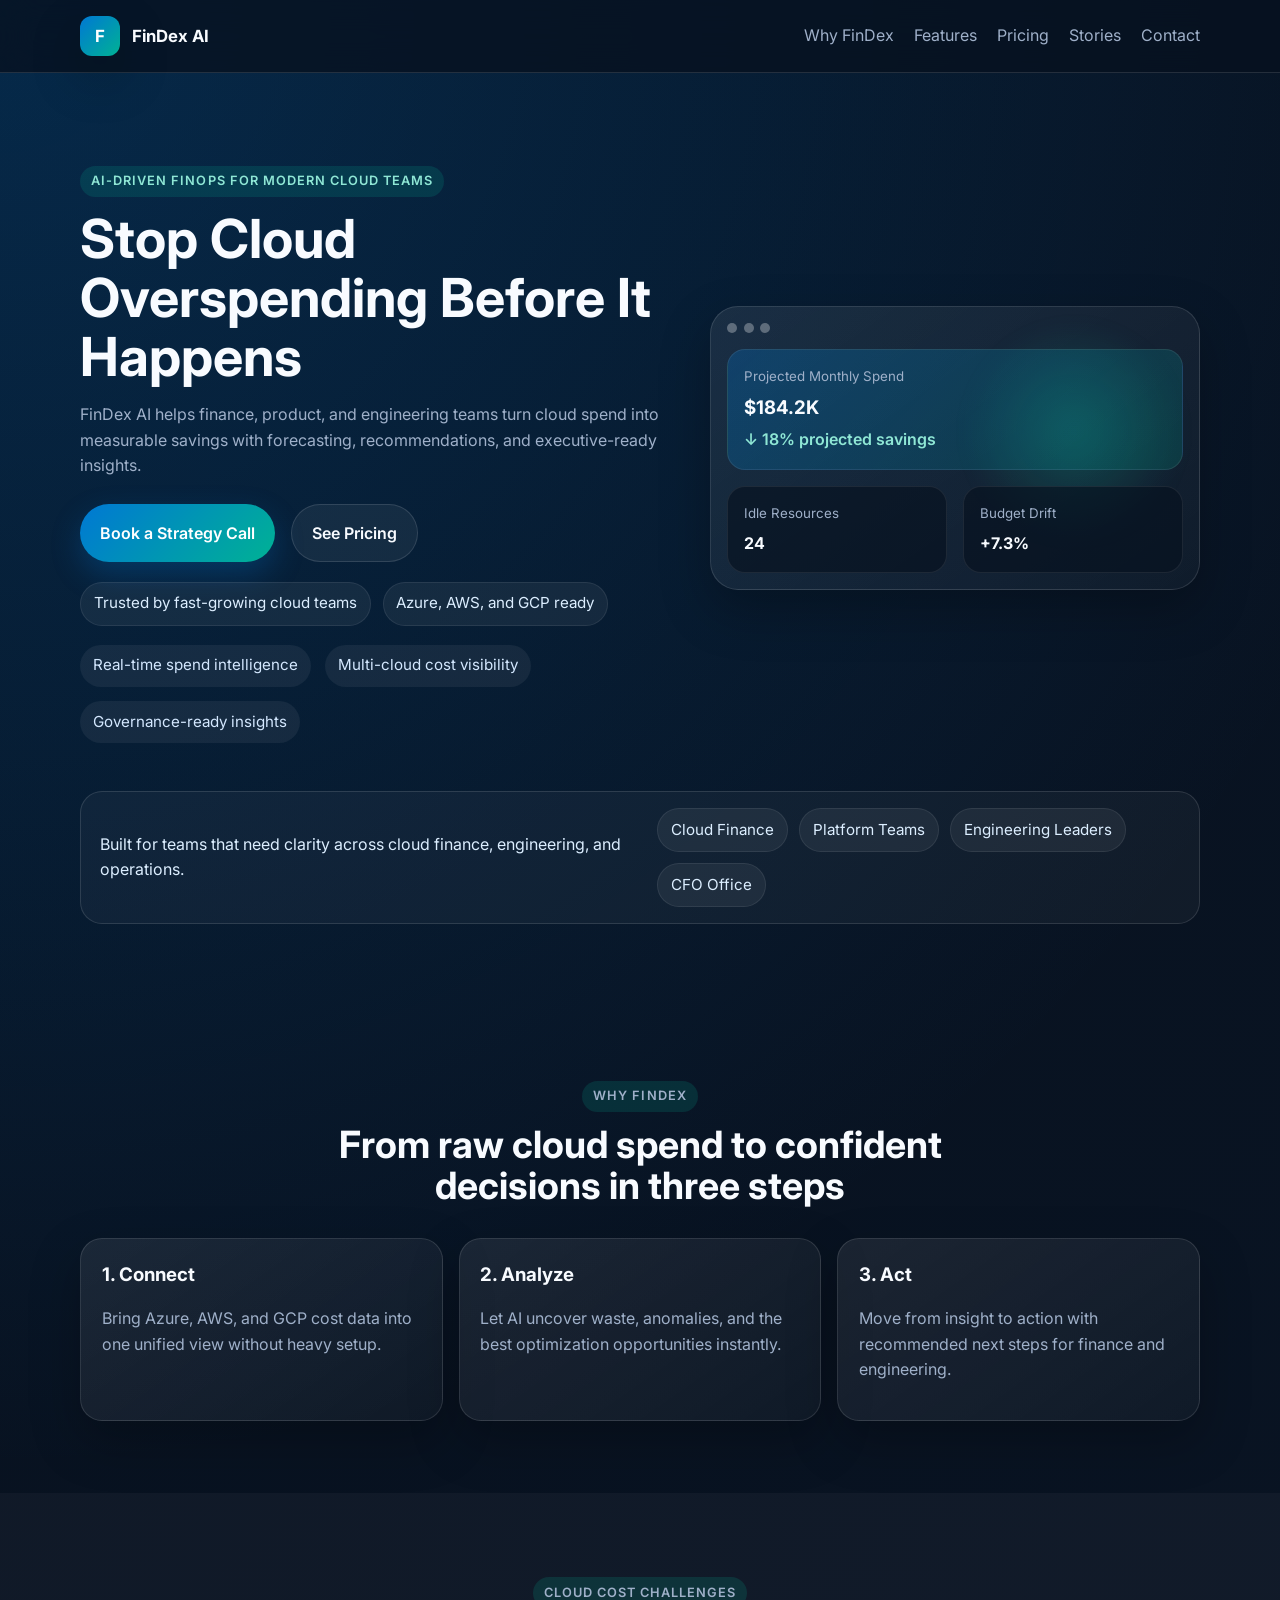
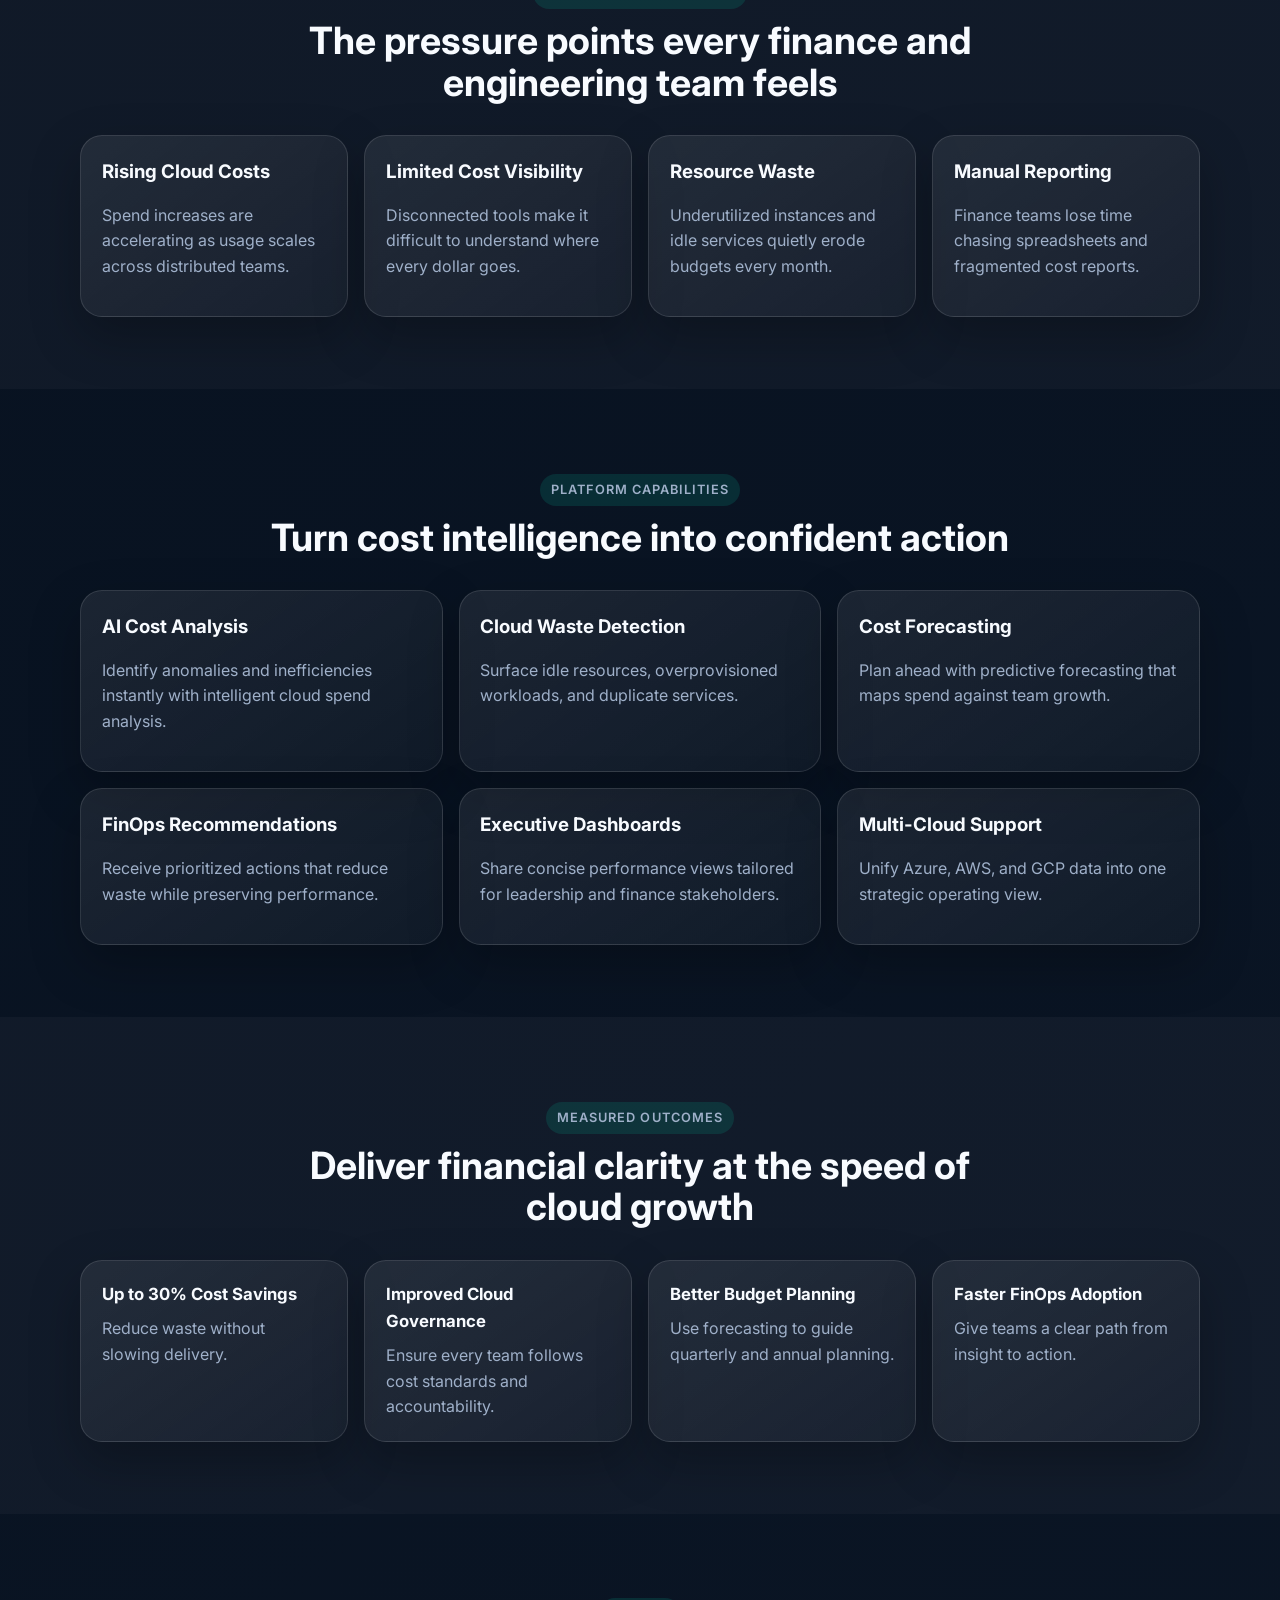
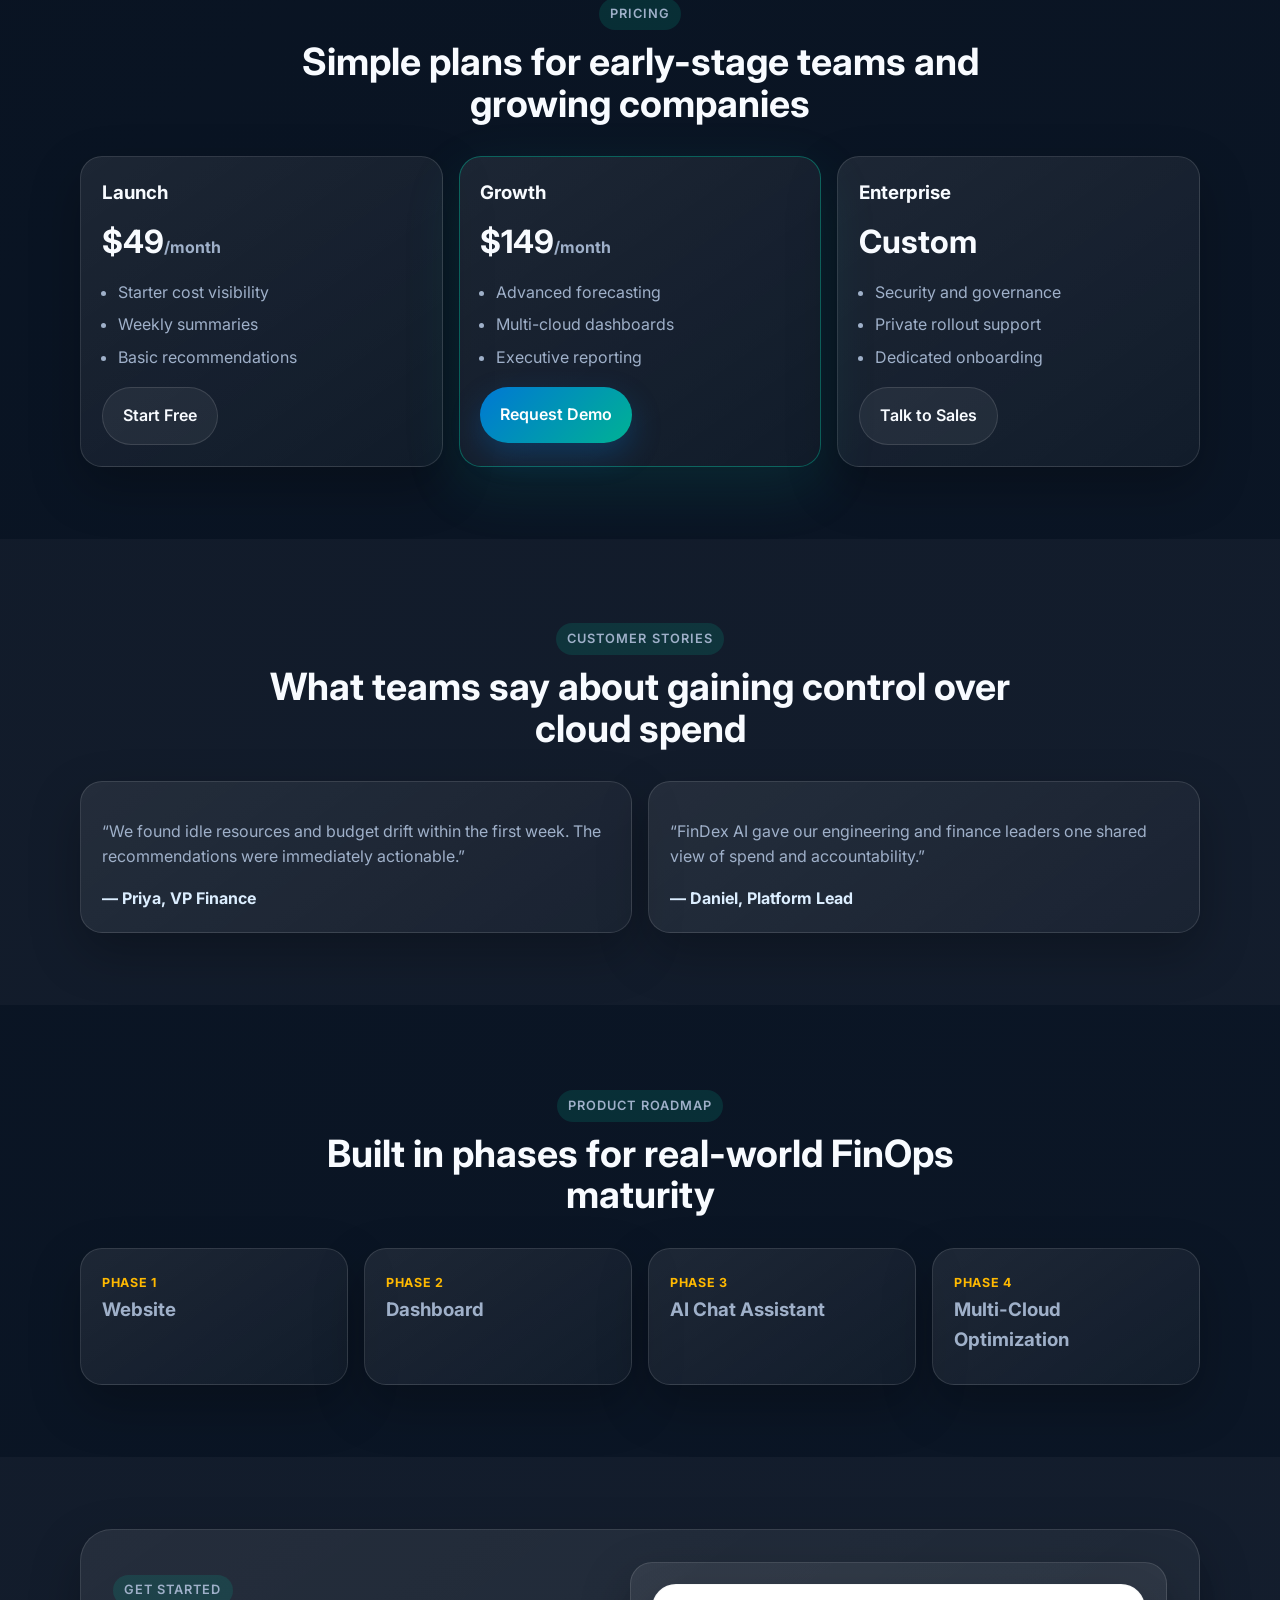
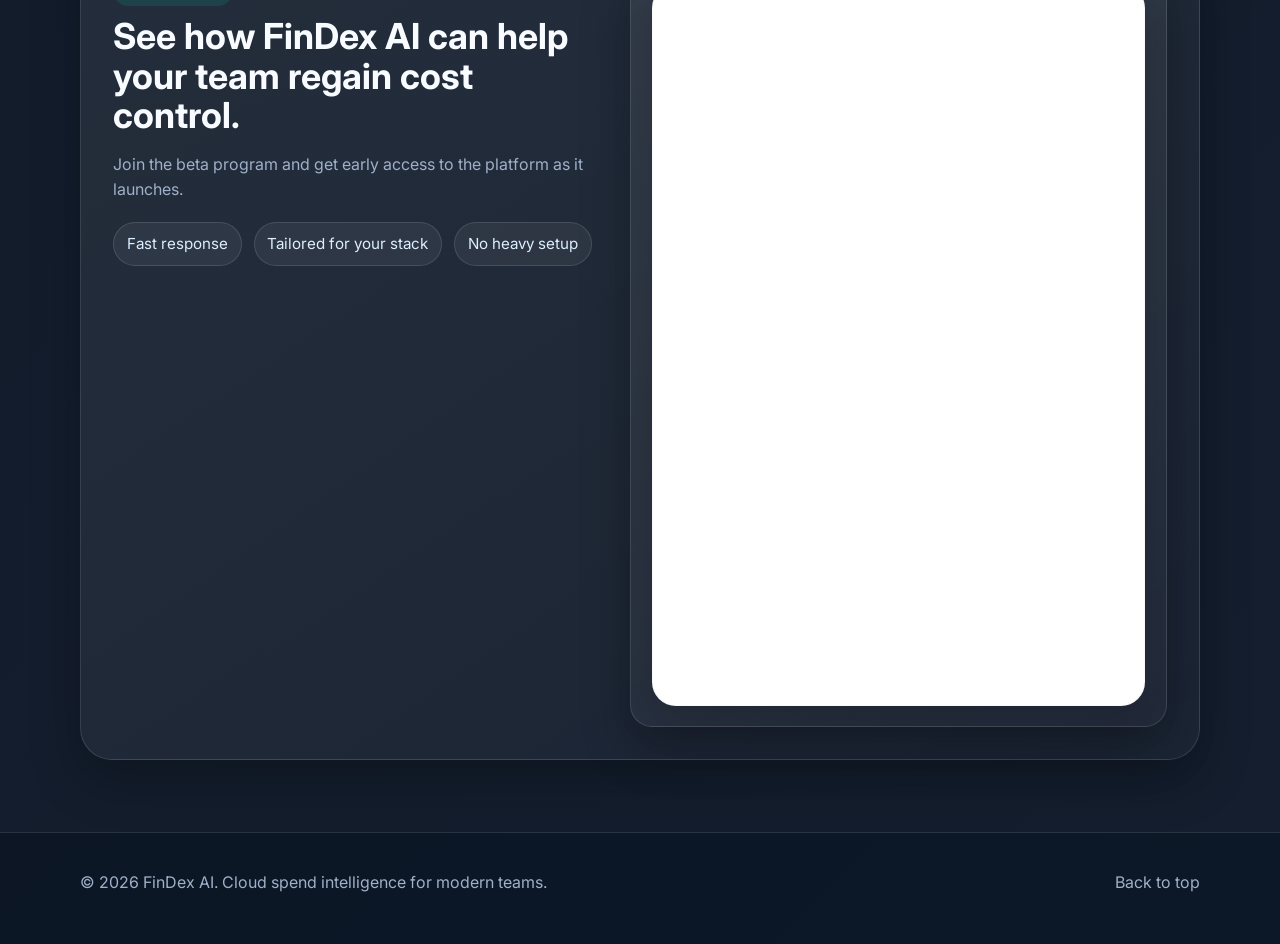
<file: index.html>
<!DOCTYPE html>
<html lang="en">
  <head>
    <meta charset="UTF-8" />
    <meta name="viewport" content="width=device-width, initial-scale=1.0" />
    <title>FinDex AI | Cloud FinOps Platform</title>
    <meta
      name="description"
      content="FinDex AI helps teams control cloud spend with AI-powered analysis, forecasting, and actionable recommendations."
    />
    <link rel="preconnect" href="https://fonts.googleapis.com" />
    <link rel="preconnect" href="https://fonts.gstatic.com" crossorigin />
    <link
      href="https://fonts.googleapis.com/css2?family=Inter:wght@400;500;600;700;800&display=swap"
      rel="stylesheet"
    />
    <link rel="stylesheet" href="styles.css" />
  </head>
  <body>
    <header class="site-header">
      <div class="container nav-bar">
        <a class="brand" href="#top">
          <span class="brand-mark">F</span>
          <span>FinDex AI</span>
        </a>
        <nav class="nav-links">
          <a href="#why-findex">Why FinDex</a>
          <a href="#features">Features</a>
          <a href="#pricing">Pricing</a>
          <a href="#stories">Stories</a>
          <a href="#contact">Contact</a>
        </nav>
      </div>
    </header>

    <main id="top">
      <section class="hero">
        <div class="container hero-grid">
          <div class="hero-copy">
            <p class="eyebrow">AI-driven FinOps for modern cloud teams</p>
            <h1>Stop Cloud Overspending Before It Happens</h1>
            <p class="hero-text">
              FinDex AI helps finance, product, and engineering teams turn cloud spend into
              measurable savings with forecasting, recommendations, and executive-ready insights.
            </p>
            <div class="hero-actions">
              <a class="btn btn-primary" href="#contact">Book a Strategy Call</a>
              <a class="btn btn-secondary" href="#pricing">See Pricing</a>
            </div>
            <div class="hero-badges">
              <span>Trusted by fast-growing cloud teams</span>
              <span>Azure, AWS, and GCP ready</span>
            </div>
            <ul class="hero-highlights">
              <li>Real-time spend intelligence</li>
              <li>Multi-cloud cost visibility</li>
              <li>Governance-ready insights</li>
            </ul>
          </div>

          <div class="hero-card" aria-label="Platform preview">
            <div class="card-glow"></div>
            <div class="hero-panel">
              <div class="panel-top">
                <span class="panel-dot"></span>
                <span class="panel-dot"></span>
                <span class="panel-dot"></span>
              </div>
              <div class="panel-body">
                <div class="metric-card large">
                  <small>Projected Monthly Spend</small>
                  <h3>$184.2K</h3>
                  <p class="positive">↓ 18% projected savings</p>
                </div>
                <div class="metric-row">
                  <div class="metric-card">
                    <small>Idle Resources</small>
                    <h4>24</h4>
                  </div>
                  <div class="metric-card">
                    <small>Budget Drift</small>
                    <h4>+7.3%</h4>
                  </div>
                </div>
              </div>
            </div>
          </div>
        </div>
      </section>

      <section class="section trust-strip">
        <div class="container trust-wrap">
          <p>Built for teams that need clarity across cloud finance, engineering, and operations.</p>
          <div class="trust-list">
            <span>Cloud Finance</span>
            <span>Platform Teams</span>
            <span>Engineering Leaders</span>
            <span>CFO Office</span>
          </div>
        </div>
      </section>

      <section id="why-findex" class="section">
        <div class="container">
          <div class="section-heading">
            <p class="eyebrow">Why FinDex</p>
            <h2>From raw cloud spend to confident decisions in three steps</h2>
          </div>
          <div class="steps-grid">
            <article class="info-card">
              <h3>1. Connect</h3>
              <p>Bring Azure, AWS, and GCP cost data into one unified view without heavy setup.</p>
            </article>
            <article class="info-card">
              <h3>2. Analyze</h3>
              <p>Let AI uncover waste, anomalies, and the best optimization opportunities instantly.</p>
            </article>
            <article class="info-card">
              <h3>3. Act</h3>
              <p>Move from insight to action with recommended next steps for finance and engineering.</p>
            </article>
          </div>
        </div>
      </section>

      <section id="challenges" class="section alt-section">
        <div class="container">
          <div class="section-heading">
            <p class="eyebrow">Cloud cost challenges</p>
            <h2>The pressure points every finance and engineering team feels</h2>
          </div>
          <div class="card-grid">
            <article class="info-card">
              <h3>Rising Cloud Costs</h3>
              <p>Spend increases are accelerating as usage scales across distributed teams.</p>
            </article>
            <article class="info-card">
              <h3>Limited Cost Visibility</h3>
              <p>Disconnected tools make it difficult to understand where every dollar goes.</p>
            </article>
            <article class="info-card">
              <h3>Resource Waste</h3>
              <p>Underutilized instances and idle services quietly erode budgets every month.</p>
            </article>
            <article class="info-card">
              <h3>Manual Reporting</h3>
              <p>Finance teams lose time chasing spreadsheets and fragmented cost reports.</p>
            </article>
          </div>
        </div>
      </section>

      <section id="features" class="section">
        <div class="container">
          <div class="section-heading">
            <p class="eyebrow">Platform capabilities</p>
            <h2>Turn cost intelligence into confident action</h2>
          </div>
          <div class="card-grid features-grid">
            <article class="feature-card">
              <h3>AI Cost Analysis</h3>
              <p>Identify anomalies and inefficiencies instantly with intelligent cloud spend analysis.</p>
            </article>
            <article class="feature-card">
              <h3>Cloud Waste Detection</h3>
              <p>Surface idle resources, overprovisioned workloads, and duplicate services.</p>
            </article>
            <article class="feature-card">
              <h3>Cost Forecasting</h3>
              <p>Plan ahead with predictive forecasting that maps spend against team growth.</p>
            </article>
            <article class="feature-card">
              <h3>FinOps Recommendations</h3>
              <p>Receive prioritized actions that reduce waste while preserving performance.</p>
            </article>
            <article class="feature-card">
              <h3>Executive Dashboards</h3>
              <p>Share concise performance views tailored for leadership and finance stakeholders.</p>
            </article>
            <article class="feature-card">
              <h3>Multi-Cloud Support</h3>
              <p>Unify Azure, AWS, and GCP data into one strategic operating view.</p>
            </article>
          </div>
        </div>
      </section>

      <section id="benefits" class="section alt-section">
        <div class="container">
          <div class="section-heading">
            <p class="eyebrow">Measured outcomes</p>
            <h2>Deliver financial clarity at the speed of cloud growth</h2>
          </div>
          <div class="benefits-grid">
            <div class="benefit-item">
              <strong>Up to 30% Cost Savings</strong>
              <span>Reduce waste without slowing delivery.</span>
            </div>
            <div class="benefit-item">
              <strong>Improved Cloud Governance</strong>
              <span>Ensure every team follows cost standards and accountability.</span>
            </div>
            <div class="benefit-item">
              <strong>Better Budget Planning</strong>
              <span>Use forecasting to guide quarterly and annual planning.</span>
            </div>
            <div class="benefit-item">
              <strong>Faster FinOps Adoption</strong>
              <span>Give teams a clear path from insight to action.</span>
            </div>
          </div>
        </div>
      </section>

      <section id="pricing" class="section">
        <div class="container">
          <div class="section-heading">
            <p class="eyebrow">Pricing</p>
            <h2>Simple plans for early-stage teams and growing companies</h2>
          </div>
          <div class="pricing-grid">
            <article class="pricing-card">
              <h3>Launch</h3>
              <p class="price">$49<span>/month</span></p>
              <ul>
                <li>Starter cost visibility</li>
                <li>Weekly summaries</li>
                <li>Basic recommendations</li>
              </ul>
              <a class="btn btn-secondary" href="#contact">Start Free</a>
            </article>
            <article class="pricing-card featured">
              <h3>Growth</h3>
              <p class="price">$149<span>/month</span></p>
              <ul>
                <li>Advanced forecasting</li>
                <li>Multi-cloud dashboards</li>
                <li>Executive reporting</li>
              </ul>
              <a class="btn btn-primary" href="#contact">Request Demo</a>
            </article>
            <article class="pricing-card">
              <h3>Enterprise</h3>
              <p class="price">Custom</p>
              <ul>
                <li>Security and governance</li>
                <li>Private rollout support</li>
                <li>Dedicated onboarding</li>
              </ul>
              <a class="btn btn-secondary" href="#contact">Talk to Sales</a>
            </article>
          </div>
        </div>
      </section>

      <section id="stories" class="section alt-section">
        <div class="container">
          <div class="section-heading">
            <p class="eyebrow">Customer stories</p>
            <h2>What teams say about gaining control over cloud spend</h2>
          </div>
          <div class="testimonial-grid">
            <article class="testimonial-card">
              <p>“We found idle resources and budget drift within the first week. The recommendations were immediately actionable.”</p>
              <strong>— Priya, VP Finance</strong>
            </article>
            <article class="testimonial-card">
              <p>“FinDex AI gave our engineering and finance leaders one shared view of spend and accountability.”</p>
              <strong>— Daniel, Platform Lead</strong>
            </article>
          </div>
        </div>
      </section>

      <section id="roadmap" class="section">
        <div class="container">
          <div class="section-heading">
            <p class="eyebrow">Product roadmap</p>
            <h2>Built in phases for real-world FinOps maturity</h2>
          </div>
          <div class="roadmap-list">
            <div class="roadmap-step">
              <span>Phase 1</span>
              <h3>Website</h3>
            </div>
            <div class="roadmap-step">
              <span>Phase 2</span>
              <h3>Dashboard</h3>
            </div>
            <div class="roadmap-step">
              <span>Phase 3</span>
              <h3>AI Chat Assistant</h3>
            </div>
            <div class="roadmap-step">
              <span>Phase 4</span>
              <h3>Multi-Cloud Optimization</h3>
            </div>
          </div>
        </div>
      </section>

      <section id="contact" class="section alt-section">
        <div class="container">
          <div class="contact-hero">
            <div class="contact-copy">
              <p class="eyebrow">Get started</p>
              <h2>See how FinDex AI can help your team regain cost control.</h2>
              <p>Join the beta program and get early access to the platform as it launches.</p>
              <div class="contact-highlights">
                <span>Fast response</span>
                <span>Tailored for your stack</span>
                <span>No heavy setup</span>
              </div>
            </div>
            <div class="contact-form" aria-label="FinDex demo request form">
              <div class="form-panel">
                <iframe
                  src="https://tally.so/r/GxVr4O?embed=1&transparentBackground=1"
                  title="FinDex AI demo request form"
                  loading="lazy"
                  allow="clipboard-write"
                  referrerpolicy="strict-origin-when-cross-origin"
                ></iframe>
              </div>
            </div>
          </div>
        </div>
      </section>
    </main>

    <footer class="site-footer">
      <div class="container footer-wrap">
        <p>© 2026 FinDex AI. Cloud spend intelligence for modern teams.</p>
        <a href="#top">Back to top</a>
      </div>
    </footer>

    <script src="scripts.js"></script>
  </body>
</html>
</file>
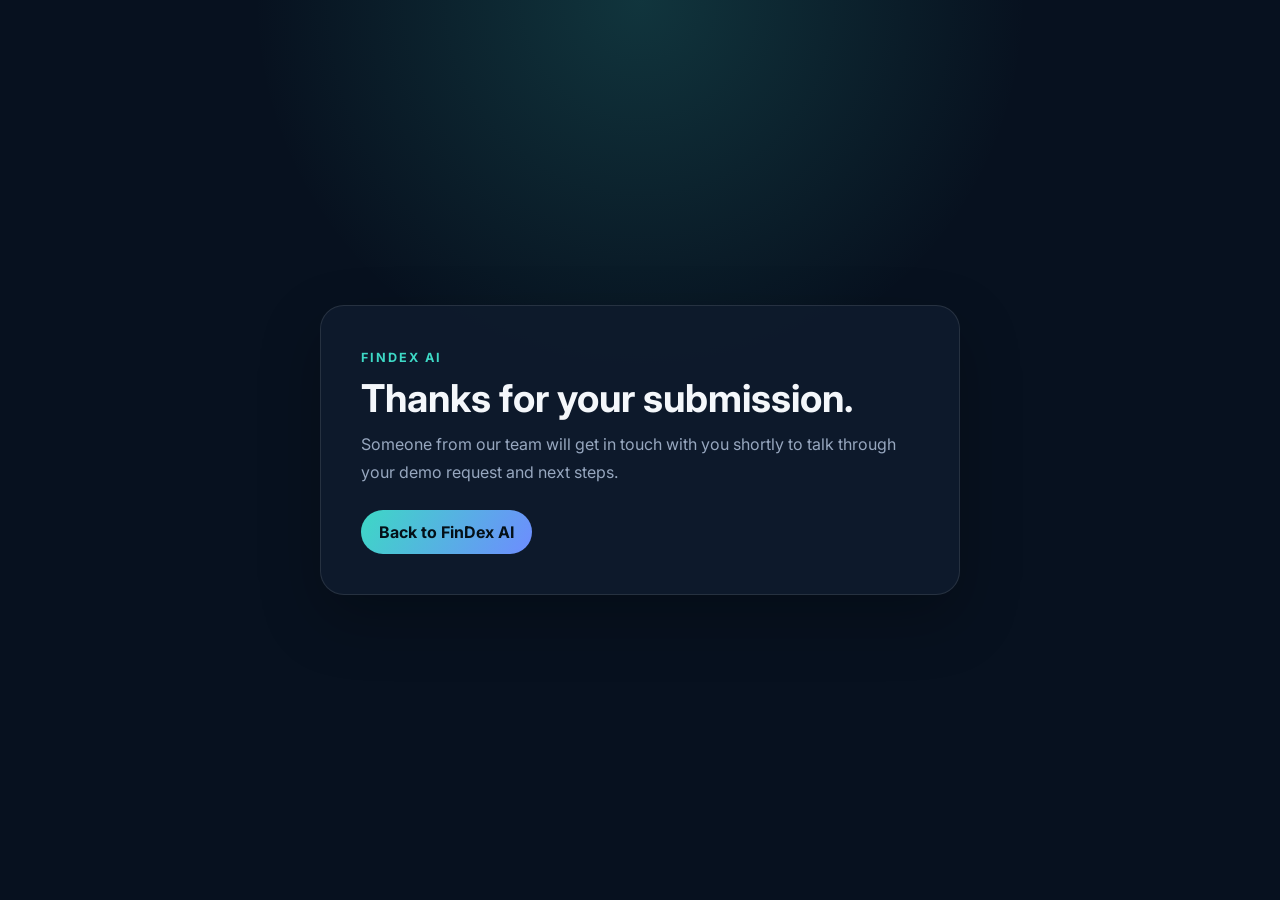
<file: thank-you.html>
<!DOCTYPE html>
<html lang="en">
  <head>
    <meta charset="UTF-8" />
    <meta name="viewport" content="width=device-width, initial-scale=1.0" />
    <title>Thanks for reaching out | FinDex AI</title>
    <meta
      name="description"
      content="Thanks for your demo request. Someone from the FinDex AI team will get back to you shortly."
    />
    <link rel="preconnect" href="https://fonts.googleapis.com" />
    <link rel="preconnect" href="https://fonts.gstatic.com" crossorigin />
    <link
      href="https://fonts.googleapis.com/css2?family=Inter:wght@400;500;600;700;800&display=swap"
      rel="stylesheet"
    />
    <style>
      :root {
        color-scheme: dark;
        --bg: #07111f;
        --bg-soft: #0f1b2d;
        --card: rgba(15, 27, 45, 0.9);
        --text: #f4f7fb;
        --muted: #97a7bf;
        --accent: #3dd8c5;
        --accent-2: #6e8cff;
        --border: rgba(255, 255, 255, 0.1);
      }

      * { box-sizing: border-box; }
      body {
        margin: 0;
        font-family: Inter, system-ui, -apple-system, BlinkMacSystemFont, "Segoe UI", sans-serif;
        background: radial-gradient(circle at top, rgba(61, 216, 197, 0.18), transparent 35%), var(--bg);
        color: var(--text);
        min-height: 100vh;
        display: grid;
        place-items: center;
        padding: 24px;
      }

      .card {
        width: min(100%, 640px);
        background: var(--card);
        border: 1px solid var(--border);
        border-radius: 24px;
        padding: 40px;
        box-shadow: 0 24px 60px rgba(0, 0, 0, 0.25);
      }

      .eyebrow {
        display: inline-block;
        color: var(--accent);
        font-weight: 700;
        letter-spacing: 0.16em;
        text-transform: uppercase;
        font-size: 0.79rem;
        margin-bottom: 12px;
      }

      h1 {
        font-size: clamp(1.8rem, 3vw, 2.7rem);
        line-height: 1.1;
        margin: 0 0 12px;
      }

      p {
        color: var(--muted);
        font-size: 1rem;
        line-height: 1.7;
        margin: 0 0 24px;
      }

      .actions {
        display: flex;
        flex-wrap: wrap;
        gap: 12px;
      }

      a.button {
        display: inline-flex;
        align-items: center;
        justify-content: center;
        text-decoration: none;
        border-radius: 999px;
        padding: 12px 18px;
        font-weight: 700;
        transition: transform 0.2s ease, background 0.2s ease;
      }

      a.button:hover {
        transform: translateY(-1px);
      }

      a.primary {
        background: linear-gradient(120deg, var(--accent), var(--accent-2));
        color: #041018;
      }

      a.secondary {
        background: transparent;
        color: var(--text);
        border: 1px solid var(--border);
      }
    </style>
  </head>
  <body>
    <main class="card">
      <div class="eyebrow">FinDex AI</div>
      <h1>Thanks for your submission.</h1>
      <p>
        Someone from our team will get in touch with you shortly to talk through your demo request and next steps.
      </p>
      <div class="actions">
        <a class="button primary" href="index.html">Back to FinDex AI</a>
      </div>
    </main>
  </body>
</html>
</file>
<file: styles.css>
:root {
  --primary: #0078d4;
  --secondary: #00b294;
  --accent: #ffb900;
  --bg: #07111f;
  --surface: #0f172a;
  --surface-2: #13233c;
  --text: #f8fbff;
  --muted: #9fb0c9;
  --border: rgba(255, 255, 255, 0.12);
  --shadow: 0 20px 50px rgba(0, 0, 0, 0.25);
}

* {
  box-sizing: border-box;
}

html {
  scroll-behavior: smooth;
}

body {
  margin: 0;
  font-family: "Inter", sans-serif;
  color: var(--text);
  background:
    radial-gradient(circle at top left, rgba(0, 120, 212, 0.24), transparent 25%),
    linear-gradient(135deg, #07111f 0%, #0c1727 100%);
  line-height: 1.6;
}

img {
  max-width: 100%;
}

a {
  color: inherit;
  text-decoration: none;
}

.container {
  width: min(1120px, calc(100% - 2rem));
  margin: 0 auto;
}

.site-header {
  position: sticky;
  top: 0;
  z-index: 20;
  backdrop-filter: blur(18px);
  background: rgba(7, 17, 31, 0.78);
  border-bottom: 1px solid var(--border);
}

.nav-bar {
  display: flex;
  justify-content: space-between;
  align-items: center;
  padding: 1rem 0;
}

.brand {
  display: flex;
  align-items: center;
  gap: 0.75rem;
  font-weight: 700;
  font-size: 1.05rem;
}

.brand-mark {
  display: grid;
  place-items: center;
  width: 40px;
  height: 40px;
  border-radius: 12px;
  background: linear-gradient(135deg, var(--primary), var(--secondary));
  color: white;
  box-shadow: var(--shadow);
}

.nav-links {
  display: flex;
  gap: 1.25rem;
  color: var(--muted);
}

.nav-links a:hover {
  color: white;
}

.hero {
  padding: 5rem 0 3rem;
}

.hero-grid {
  display: grid;
  grid-template-columns: 1.1fr 0.9fr;
  gap: 2rem;
  align-items: center;
}

.eyebrow {
  display: inline-block;
  margin-bottom: 0.7rem;
  padding: 0.35rem 0.7rem;
  border-radius: 999px;
  background: rgba(0, 178, 148, 0.16);
  color: #8fe7d5;
  font-size: 0.8rem;
  font-weight: 600;
  letter-spacing: 0.08em;
  text-transform: uppercase;
}

.hero h1,
.section-heading h2,
.contact-copy h2 {
  margin: 0 0 1rem;
  line-height: 1.1;
}

.hero h1 {
  font-size: clamp(2.3rem, 4.2vw, 4rem);
  max-width: 650px;
}

.hero-text,
.section-heading p,
.contact-copy p,
.info-card p,
.feature-card p,
.benefit-item span,
.roadmap-step h3,
.pricing-card ul,
.testimonial-card p {
  color: var(--muted);
}

.hero-actions {
  display: flex;
  flex-wrap: wrap;
  gap: 1rem;
  margin: 1.6rem 0 1.2rem;
}

.hero-badges {
  display: flex;
  flex-wrap: wrap;
  gap: 0.75rem;
  margin-top: 0.5rem;
}

.hero-badges span,
.trust-list span {
  padding: 0.55rem 0.8rem;
  border-radius: 999px;
  background: rgba(255, 255, 255, 0.06);
  border: 1px solid rgba(255, 255, 255, 0.08);
  color: #dceeff;
  font-size: 0.95rem;
}

.btn {
  display: inline-flex;
  align-items: center;
  justify-content: center;
  padding: 0.95rem 1.25rem;
  border-radius: 999px;
  font-weight: 600;
  transition: transform 0.2s ease, box-shadow 0.2s ease;
}

.btn:hover {
  transform: translateY(-2px);
}

.btn-primary {
  background: linear-gradient(135deg, var(--primary), var(--secondary));
  color: white;
  box-shadow: 0 12px 30px rgba(0, 120, 212, 0.28);
}

.btn-secondary {
  border: 1px solid var(--border);
  background: rgba(255, 255, 255, 0.06);
}

.hero-highlights {
  display: flex;
  flex-wrap: wrap;
  gap: 0.9rem;
  padding: 0;
  margin: 1.2rem 0 0;
  list-style: none;
}

.hero-highlights li {
  padding: 0.55rem 0.8rem;
  border-radius: 999px;
  background: rgba(255, 255, 255, 0.06);
  color: #d4e8ff;
  font-size: 0.95rem;
}

.hero-card {
  position: relative;
}

.card-glow {
  position: absolute;
  inset: 1rem 1rem auto auto;
  width: 220px;
  height: 220px;
  background: radial-gradient(circle, rgba(0, 178, 148, 0.28), transparent 70%);
  filter: blur(10px);
}

.hero-panel {
  position: relative;
  padding: 1rem;
  border-radius: 28px;
  background: linear-gradient(145deg, rgba(255,255,255,0.08), rgba(255,255,255,0.03));
  border: 1px solid var(--border);
  box-shadow: var(--shadow);
}

.panel-top {
  display: flex;
  gap: 0.4rem;
  margin-bottom: 1rem;
}

.panel-dot {
  width: 10px;
  height: 10px;
  border-radius: 50%;
  background: rgba(255,255,255,0.3);
}

.panel-body {
  display: grid;
  gap: 1rem;
}

.metric-card {
  padding: 1rem;
  border-radius: 18px;
  background: rgba(7, 17, 31, 0.65);
  border: 1px solid rgba(255,255,255,0.08);
}

.metric-card.large {
  background: linear-gradient(135deg, rgba(0,120,212,0.28), rgba(0,178,148,0.18));
}

.metric-card small {
  display: block;
  color: var(--muted);
  margin-bottom: 0.4rem;
}

.metric-card h3,
.metric-card h4 {
  margin: 0;
}

.metric-row {
  display: grid;
  grid-template-columns: 1fr 1fr;
  gap: 1rem;
}

.positive {
  margin: 0.25rem 0 0;
  color: #8fe7d5;
  font-weight: 600;
}

.section {
  padding: 4.5rem 0;
}

.alt-section {
  background: rgba(255, 255, 255, 0.03);
}

.section-heading {
  text-align: center;
  max-width: 760px;
  margin: 0 auto 2rem;
}

.section-heading h2 {
  font-size: clamp(1.75rem, 3vw, 2.35rem);
}

.trust-strip {
  padding-top: 0;
}

.trust-wrap {
  display: flex;
  justify-content: space-between;
  align-items: center;
  gap: 1rem;
  padding: 1rem 1.2rem;
  border-radius: 22px;
  border: 1px solid var(--border);
  background: rgba(255, 255, 255, 0.04);
}

.trust-wrap p {
  margin: 0;
  color: #dceeff;
}

.trust-list {
  display: flex;
  flex-wrap: wrap;
  gap: 0.7rem;
}

.steps-grid,
.card-grid {
  display: grid;
  grid-template-columns: repeat(4, minmax(0, 1fr));
  gap: 1rem;
}

.steps-grid {
  grid-template-columns: repeat(3, minmax(0, 1fr));
}

.features-grid {
  grid-template-columns: repeat(3, minmax(0, 1fr));
}

.info-card,
.feature-card,
.benefit-item,
.roadmap-step,
.pricing-card,
.testimonial-card,
.contact-form {
  padding: 1.3rem;
  border-radius: 22px;
  background: linear-gradient(145deg, rgba(255,255,255,0.08), rgba(255,255,255,0.03));
  border: 1px solid var(--border);
  box-shadow: var(--shadow);
}

.info-card h3,
.feature-card h3,
.benefit-item strong,
.roadmap-step h3,
.pricing-card h3 {
  margin-top: 0;
  margin-bottom: 0.5rem;
}

.benefits-grid {
  display: grid;
  grid-template-columns: repeat(4, minmax(0, 1fr));
  gap: 1rem;
}

.benefit-item strong {
  display: block;
  font-size: 1.05rem;
}

.benefit-item span {
  display: block;
  margin-top: 0.4rem;
}

.pricing-grid {
  display: grid;
  grid-template-columns: repeat(3, minmax(0, 1fr));
  gap: 1rem;
}

.price {
  font-size: 2rem;
  font-weight: 700;
  margin: 0.3rem 0 0.8rem;
}

.price span {
  font-size: 1rem;
  color: var(--muted);
}

.pricing-card ul {
  padding-left: 1rem;
  margin: 0 0 1rem;
}

.pricing-card li + li {
  margin-top: 0.45rem;
}

.pricing-card.featured {
  border-color: rgba(0, 178, 148, 0.46);
  box-shadow: 0 20px 60px rgba(0, 178, 148, 0.12);
}

.testimonial-grid {
  display: grid;
  grid-template-columns: repeat(2, minmax(0, 1fr));
  gap: 1rem;
}

.testimonial-card strong {
  display: block;
  margin-top: 1rem;
  color: #dceeff;
}

.roadmap-list {
  display: grid;
  grid-template-columns: repeat(4, minmax(0, 1fr));
  gap: 1rem;
}

.roadmap-step span {
  color: var(--accent);
  font-weight: 700;
  text-transform: uppercase;
  letter-spacing: 0.06em;
  font-size: 0.78rem;
}

.contact-hero {
  display: grid;
  grid-template-columns: 0.95fr 1.05fr;
  gap: 2rem;
  align-items: start;
  padding: 2rem;
  border-radius: 32px;
  border: 1px solid var(--border);
  background: linear-gradient(145deg, rgba(255,255,255,0.08), rgba(255,255,255,0.03));
  box-shadow: var(--shadow);
}

.contact-copy h2 {
  font-size: clamp(1.8rem, 2.8vw, 2.6rem);
}

.contact-highlights {
  display: flex;
  flex-wrap: wrap;
  gap: 0.75rem;
  margin-top: 1.2rem;
}

.contact-highlights span {
  padding: 0.55rem 0.8rem;
  border-radius: 999px;
  border: 1px solid rgba(255,255,255,0.12);
  background: rgba(255,255,255,0.06);
  color: #dceeff;
  font-size: 0.95rem;
}

.contact-form {
  display: grid;
  gap: 0.9rem;
}

.form-panel {
  border-radius: 24px;
  overflow: hidden;
  border: 1px solid rgba(255, 255, 255, 0.12);
  background: rgba(255,255,255,0.96);
  box-shadow: 0 16px 40px rgba(0,0,0,0.16);
}

.form-panel iframe {
  display: block;
  width: 100%;
  min-height: 720px;
  border: 0;
  background: #ffffff;
}

.form-row {
  display: grid;
  grid-template-columns: 1fr 1fr;
  gap: 0.9rem;
}

.contact-form input,
.contact-form textarea {
  width: 100%;
  padding: 0.9rem 1rem;
  border: 1px solid rgba(255,255,255,0.1);
  border-radius: 14px;
  background: rgba(7, 17, 31, 0.6);
  color: white;
  font: inherit;
}

.contact-form input::placeholder,
.contact-form textarea::placeholder {
  color: #8ea0b7;
}

.form-status {
  min-height: 1.4rem;
  margin: 0;
  font-size: 0.95rem;
  color: var(--muted);
}

.form-status.success {
  color: #8fe7d5;
}

.form-status.error {
  color: #ff9a9a;
}

.form-status.is-loading {
  color: #dceeff;
}

.form-note {
  margin: 0;
  font-size: 0.9rem;
  color: var(--muted);
}

.site-footer {
  padding: 1.3rem 0 2rem;
  border-top: 1px solid var(--border);
}

.footer-wrap {
  display: flex;
  justify-content: space-between;
  align-items: center;
  color: var(--muted);
}

@media (max-width: 960px) {
  .hero-grid,
  .contact-wrap,
  .steps-grid,
  .card-grid,
  .features-grid,
  .benefits-grid,
  .pricing-grid,
  .testimonial-grid,
  .roadmap-list {
    grid-template-columns: 1fr 1fr;
  }

  .hero-grid {
    grid-template-columns: 1fr;
  }

  .trust-wrap {
    flex-direction: column;
    align-items: flex-start;
  }
}

@media (max-width: 680px) {
  .nav-links {
    display: none;
  }

  .hero {
    padding-top: 3rem;
  }

  .steps-grid,
  .card-grid,
  .features-grid,
  .benefits-grid,
  .pricing-grid,
  .testimonial-grid,
  .roadmap-list,
  .contact-hero,
  .form-row {
    grid-template-columns: 1fr;
  }

  .contact-hero {
    padding: 1.25rem;
  }

  .footer-wrap {
    flex-direction: column;
    gap: 0.7rem;
    text-align: center;
  }
}
</file>
